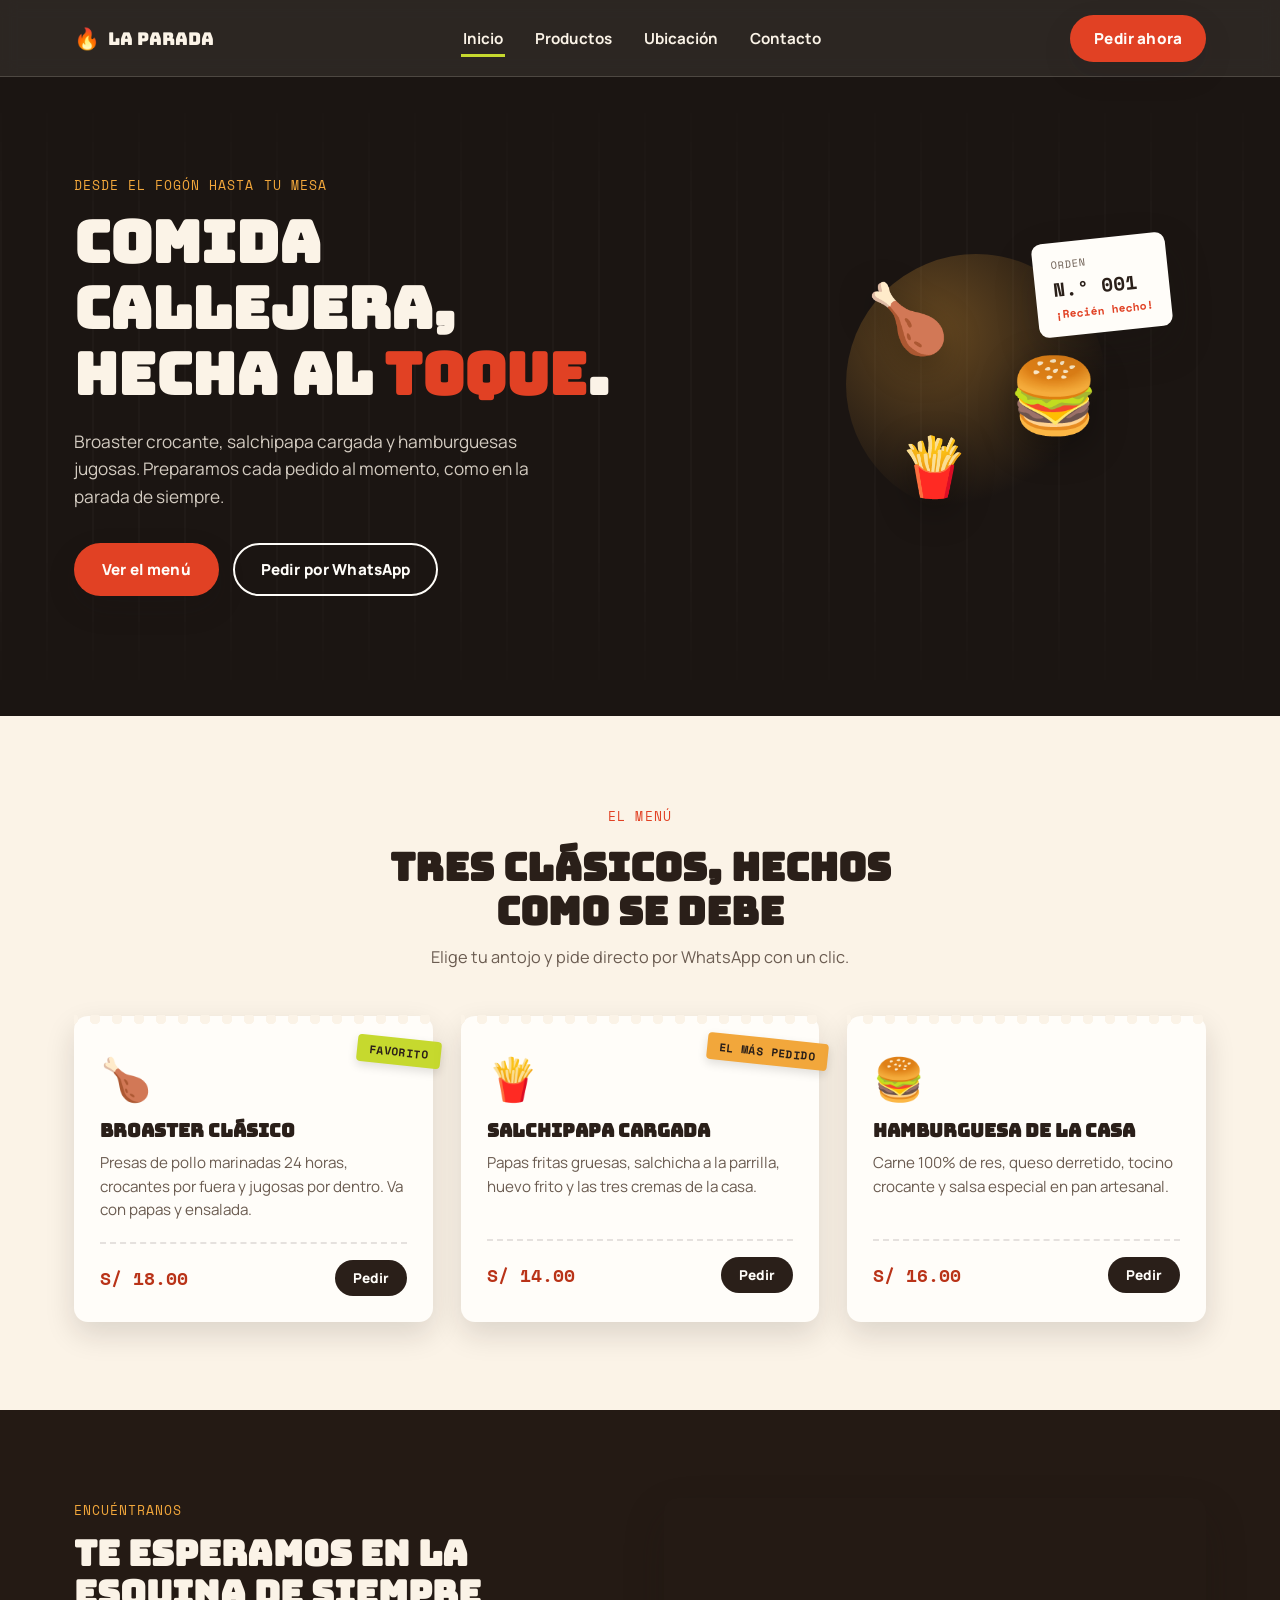
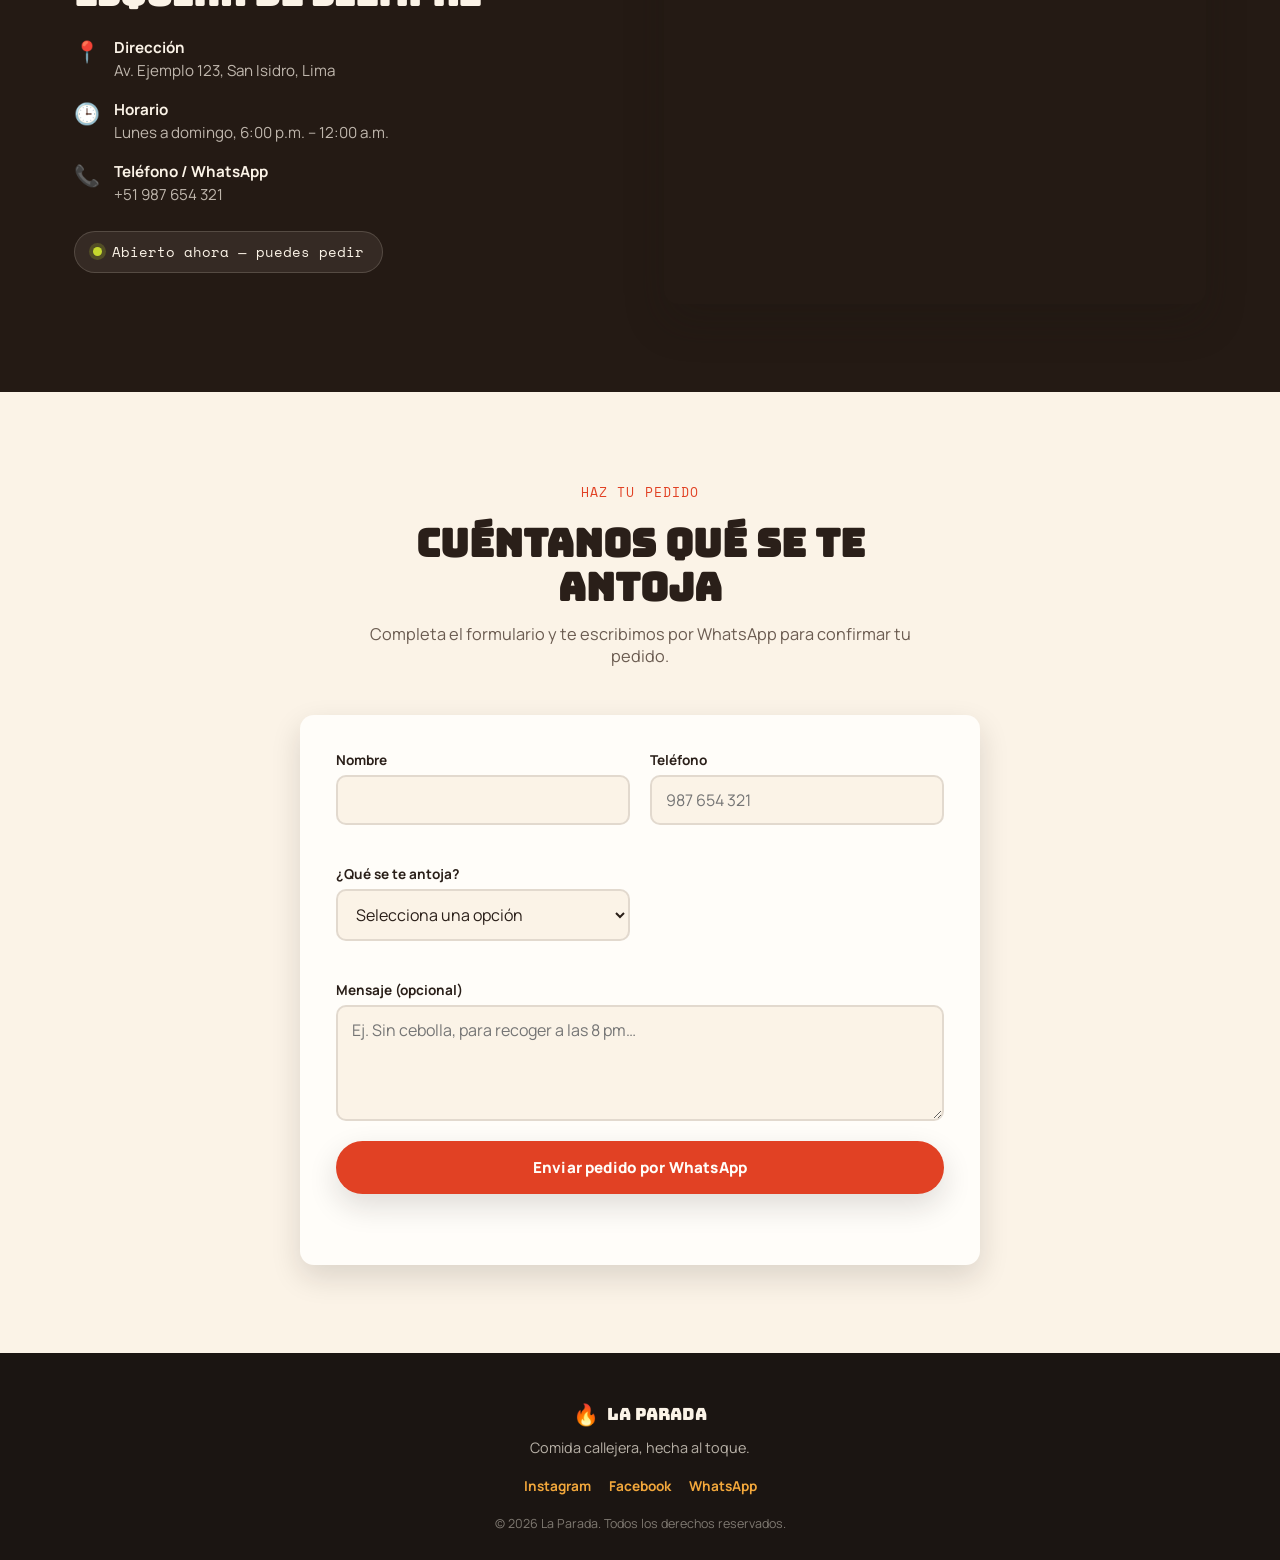
<file: index.html>
<!DOCTYPE html>
<html lang="es">
<head>
  <meta charset="UTF-8" />
  <meta name="viewport" content="width=device-width, initial-scale=1.0" />
  <title>La Parada — Broaster, Salchipapa &amp; Hamburguesas</title>
  <meta name="description" content="La Parada: comida callejera hecha al toque. Broaster, salchipapa y hamburguesas recién preparadas. Pide por WhatsApp o visítanos." />

  <!-- ==================== FUENTES (Google Fonts) ====================
       Bungee: titular tipo letrero de carrito de comida callejera
       Manrope: texto de lectura, limpio y legible
       Space Mono: precios y datos, estilo "ticket de orden"
  ================================================================== -->
  <link rel="preconnect" href="https://fonts.googleapis.com" />
  <link rel="preconnect" href="https://fonts.gstatic.com" crossorigin />
  <link href="https://fonts.googleapis.com/css2?family=Bungee&family=Manrope:wght@400;500;700;800&family=Space+Mono:wght@400;700&display=swap" rel="stylesheet" />

  <link rel="icon" href="data:image/svg+xml,<svg xmlns=%22http://www.w3.org/2000/svg%22 viewBox=%220 0 100 100%22><text y=%22.9em%22 font-size=%2290%22>🌭</text></svg>" />
  <link rel="stylesheet" href="style.css" />
</head>
<body>

  <!-- Enlace de salto para accesibilidad con teclado -->
  <a class="skip-link" href="#contenido">Saltar al contenido principal</a>

  <!-- ==================== HEADER / NAV ==================== -->
  <header class="site-header" id="site-header">
    <div class="wrap header-inner">
      <a href="#inicio" class="logo" aria-label="La Parada, inicio">
        <span class="logo-mark" aria-hidden="true">🔥</span>
        <span class="logo-text">La Parada</span>
      </a>

      <nav class="main-nav" aria-label="Navegación principal">
        <ul id="nav-list">
          <li><a href="#inicio" class="nav-link">Inicio</a></li>
          <li><a href="#productos" class="nav-link">Productos</a></li>
          <li><a href="#ubicacion" class="nav-link">Ubicación</a></li>
          <li><a href="#contacto" class="nav-link">Contacto</a></li>
        </ul>
      </nav>

      <a href="#contacto" class="btn btn-primary btn-header">Pedir ahora</a>

      <button class="nav-toggle" id="nav-toggle" aria-expanded="false" aria-controls="nav-list" aria-label="Abrir menú de navegación">
        <span></span><span></span><span></span>
      </button>
    </div>
  </header>

  <main id="contenido">

    <!-- ==================== HERO / INICIO ====================
         Fondo tipo parrilla + insignia de "ticket" flotante:
         el motivo de ticket de orden es la firma visual del sitio
         y se repite en Productos.
    ======================================================== -->
    <section id="inicio" class="hero">
      <div class="grill-lines" aria-hidden="true"></div>

      <div class="wrap hero-inner">
        <div class="hero-copy reveal">
          <span class="eyebrow">Desde el fogón hasta tu mesa</span>
          <h1 class="hero-title">
            Comida callejera,<br />
            hecha al <span class="highlight">toque</span>.
          </h1>
          <p class="hero-text">
            Broaster crocante, salchipapa cargada y hamburguesas jugosas.
            Preparamos cada pedido al momento, como en la parada de siempre.
          </p>
          <div class="hero-actions">
            <a href="#productos" class="btn btn-primary">Ver el menú</a>
            <a href="#" id="hero-whatsapp" class="btn btn-outline" target="_blank" rel="noopener">
              Pedir por WhatsApp
            </a>
          </div>
        </div>

        <div class="hero-visual reveal" aria-hidden="true">
          <div class="ticket-badge">
            <span class="ticket-badge-label">Orden</span>
            <span class="ticket-badge-number">N.º 001</span>
            <span class="ticket-badge-status">¡Recién hecho!</span>
          </div>
          <div class="food-cluster">
            <div class="food-emoji food-1">🍗</div>
            <div class="food-emoji food-2">🍟</div>
            <div class="food-emoji food-3">🍔</div>
          </div>
        </div>
      </div>
    </section>

    <!-- ==================== PRODUCTOS ====================
         Cada producto se muestra como un "ticket de orden":
         borde perforado arriba, línea punteada y precio en
         tipografía monoespaciada, como una boleta de cocina.
    ==================================================== -->
    <section id="productos" class="productos">
      <div class="wrap">
        <div class="section-head reveal">
          <span class="eyebrow eyebrow-dark">El menú</span>
          <h2>Tres clásicos, hechos como se debe</h2>
          <p>Elige tu antojo y pide directo por WhatsApp con un clic.</p>
        </div>

        <div class="ticket-grid">

          <!-- Ticket 1: Broaster -->
          <article class="ticket reveal">
            <div class="ticket-perf" aria-hidden="true"></div>
            <div class="ticket-stamp" aria-hidden="true">Favorito</div>
            <div class="ticket-icon" aria-hidden="true">🍗</div>
            <h3>Broaster Clásico</h3>
            <p class="ticket-desc">Presas de pollo marinadas 24 horas, crocantes por fuera y jugosas por dentro. Va con papas y ensalada.</p>
            <div class="ticket-divider" aria-hidden="true"></div>
            <div class="ticket-footer">
              <span class="ticket-price">S/ 18.00</span>
              <a href="#" class="ticket-order" data-producto="Broaster Clásico" data-precio="S/ 18.00">Pedir</a>
            </div>
          </article>

          <!-- Ticket 2: Salchipapa -->
          <article class="ticket reveal">
            <div class="ticket-perf" aria-hidden="true"></div>
            <div class="ticket-stamp ticket-stamp-alt" aria-hidden="true">El más pedido</div>
            <div class="ticket-icon" aria-hidden="true">🍟</div>
            <h3>Salchipapa Cargada</h3>
            <p class="ticket-desc">Papas fritas gruesas, salchicha a la parrilla, huevo frito y las tres cremas de la casa.</p>
            <div class="ticket-divider" aria-hidden="true"></div>
            <div class="ticket-footer">
              <span class="ticket-price">S/ 14.00</span>
              <a href="#" class="ticket-order" data-producto="Salchipapa Cargada" data-precio="S/ 14.00">Pedir</a>
            </div>
          </article>

          <!-- Ticket 3: Hamburguesa -->
          <article class="ticket reveal">
            <div class="ticket-perf" aria-hidden="true"></div>
            <div class="ticket-icon" aria-hidden="true">🍔</div>
            <h3>Hamburguesa de la Casa</h3>
            <p class="ticket-desc">Carne 100% de res, queso derretido, tocino crocante y salsa especial en pan artesanal.</p>
            <div class="ticket-divider" aria-hidden="true"></div>
            <div class="ticket-footer">
              <span class="ticket-price">S/ 16.00</span>
              <a href="#" class="ticket-order" data-producto="Hamburguesa de la Casa" data-precio="S/ 16.00">Pedir</a>
            </div>
          </article>

        </div>
      </div>
    </section>

    <!-- ==================== UBICACIÓN ==================== -->
    <section id="ubicacion" class="ubicacion">
      <div class="wrap ubicacion-inner">
        <div class="ubicacion-info reveal">
          <span class="eyebrow">Encuéntranos</span>
          <h2>Te esperamos en la esquina de siempre</h2>

          <ul class="info-list">
            <li>
              <span class="info-icon" aria-hidden="true">📍</span>
              <div>
                <strong>Dirección</strong>
                <p>Av. Ejemplo 123, San Isidro, Lima</p>
              </div>
            </li>
            <li>
              <span class="info-icon" aria-hidden="true">🕒</span>
              <div>
                <strong>Horario</strong>
                <p>Lunes a domingo, 6:00 p.m. – 12:00 a.m.</p>
              </div>
            </li>
            <li>
              <span class="info-icon" aria-hidden="true">📞</span>
              <div>
                <strong>Teléfono / WhatsApp</strong>
                <p>+51 987 654 321</p>
              </div>
            </li>
          </ul>

          <div id="status-badge" class="status-badge" role="status">
            <span class="status-dot" aria-hidden="true"></span>
            <span id="status-text">Consultando horario…</span>
          </div>
        </div>

        <div class="ubicacion-map reveal">
          <!--
            Reemplaza el "src" del iframe con el enlace de "insertar mapa"
            de Google Maps para la dirección real del negocio.
          -->
          <iframe
            title="Ubicación de La Parada en el mapa"
            src="https://www.google.com/maps?q=San+Isidro,Lima,Peru&output=embed"
            loading="lazy"
            referrerpolicy="no-referrer-when-downgrade">
          </iframe>
        </div>
      </div>
    </section>

    <!-- ==================== CONTACTO ==================== -->
    <section id="contacto" class="contacto">
      <div class="wrap">
        <div class="section-head reveal">
          <span class="eyebrow eyebrow-dark">Haz tu pedido</span>
          <h2>Cuéntanos qué se te antoja</h2>
          <p>Completa el formulario y te escribimos por WhatsApp para confirmar tu pedido.</p>
        </div>

        <form id="contact-form" class="contact-form reveal" novalidate>

          <div class="field">
            <label for="nombre">Nombre</label>
            <input type="text" id="nombre" name="nombre" autocomplete="name" required />
            <span class="field-error" id="error-nombre" role="alert"></span>
          </div>

          <div class="field">
            <label for="telefono">Teléfono</label>
            <input type="tel" id="telefono" name="telefono" autocomplete="tel" placeholder="987 654 321" required />
            <span class="field-error" id="error-telefono" role="alert"></span>
          </div>

          <div class="field">
            <label for="producto">¿Qué se te antoja?</label>
            <select id="producto" name="producto" required>
              <option value="">Selecciona una opción</option>
              <option value="Broaster Clásico">Broaster Clásico</option>
              <option value="Salchipapa Cargada">Salchipapa Cargada</option>
              <option value="Hamburguesa de la Casa">Hamburguesa de la Casa</option>
              <option value="Combo variado">Combo variado</option>
            </select>
            <span class="field-error" id="error-producto" role="alert"></span>
          </div>

          <div class="field field-full">
            <label for="mensaje">Mensaje (opcional)</label>
            <textarea id="mensaje" name="mensaje" rows="4" placeholder="Ej. Sin cebolla, para recoger a las 8 pm…"></textarea>
          </div>

          <div class="field field-full">
            <button type="submit" class="btn btn-primary btn-block">Enviar pedido por WhatsApp</button>
            <p id="form-success" class="form-success" role="status"></p>
          </div>

        </form>
      </div>
    </section>

  </main>

  <!-- ==================== FOOTER ==================== -->
  <footer class="site-footer">
    <div class="wrap footer-inner">
      <div class="footer-brand">
        <span class="logo-mark" aria-hidden="true">🔥</span>
        <span class="logo-text">La Parada</span>
      </div>
      <p class="footer-tagline">Comida callejera, hecha al toque.</p>
      <div class="footer-social">
        <a href="#" aria-label="Instagram de La Parada">Instagram</a>
        <a href="#" aria-label="Facebook de La Parada">Facebook</a>
        <a href="#" id="footer-whatsapp" aria-label="WhatsApp de La Parada" target="_blank" rel="noopener">WhatsApp</a>
      </div>
      <p class="footer-copy">© <span id="year"></span> La Parada. Todos los derechos reservados.</p>
    </div>
  </footer>

  <script src="script.js"></script>
</body>
</html>
</file>
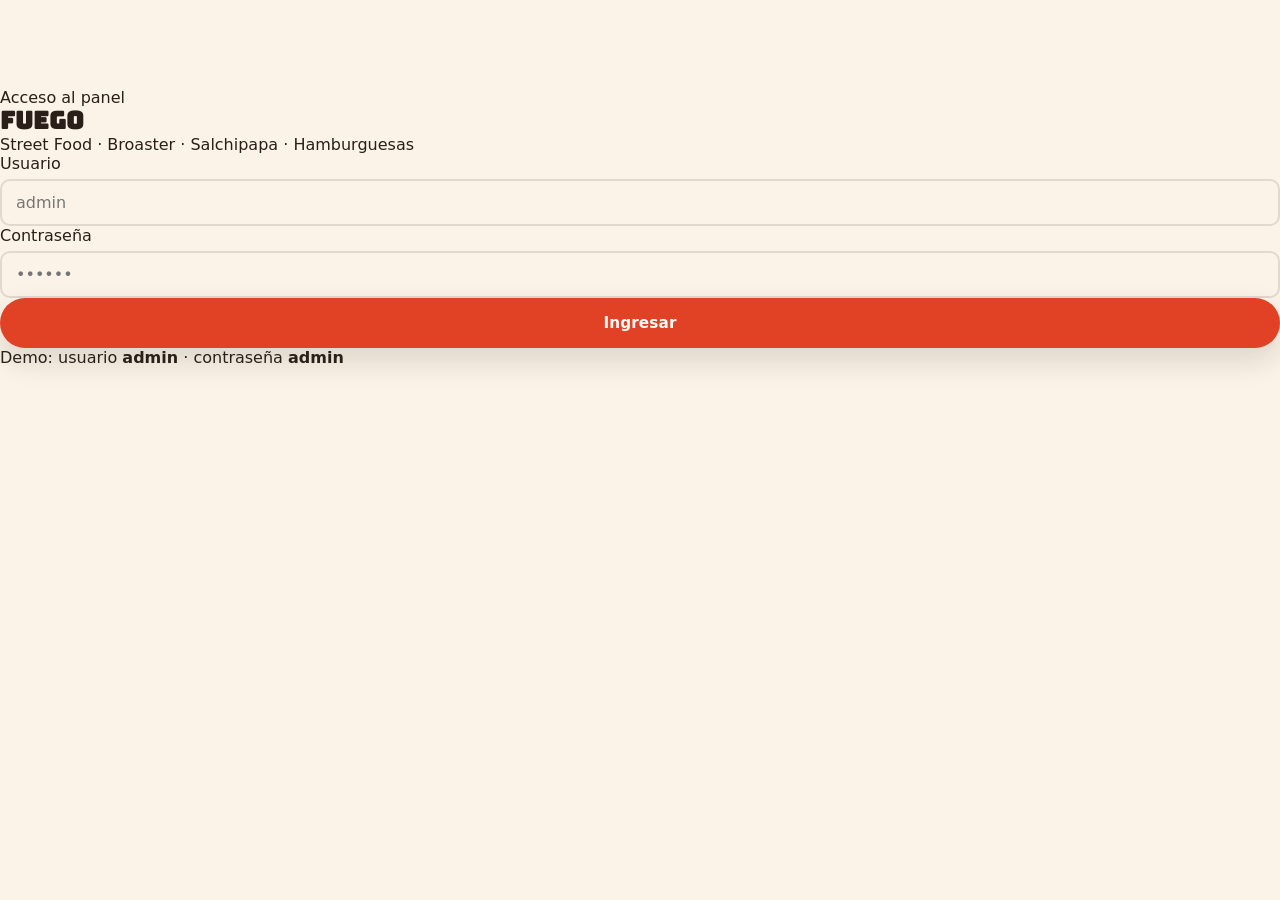
<file: index (3).html>
<!DOCTYPE html>
<html lang="es">
<head>
  <meta charset="UTF-8" />
  <meta name="viewport" content="width=device-width, initial-scale=1.0" />
  <title>Fuego Street Food | Broaster, Salchipapa & Hamburguesas</title>
  <meta name="description" content="Comida rápida callejera: broaster crocante, salchipapas cargadas y hamburguesas ahumadas. Pide, recoge, disfruta." />

  <!-- ===== Tipografías: Bungee (display, look de letrero de neón) + Work Sans (texto) ===== -->
  <link rel="preconnect" href="https://fonts.googleapis.com" />
  <link rel="preconnect" href="https://fonts.gstatic.com" crossorigin />
  <link href="https://fonts.googleapis.com/css2?family=Bungee&family=Work+Sans:wght@400;500;600;700&display=swap" rel="stylesheet" />

  <link rel="stylesheet" href="style.css" />
</head>
<body>

  <!-- =========================================================
       PANTALLA DE LOGIN (bloquea el sitio hasta iniciar sesión)
       Usuario: admin  |  Contraseña: admin
  ========================================================= -->
  <section id="login-screen" class="login-screen">
    <div class="login-card">
      <p class="login-eyebrow">Acceso al panel</p>
      <h1 class="neon-sign" data-text="FUEGO">FUEGO</h1>
      <p class="login-sub">Street Food · Broaster · Salchipapa · Hamburguesas</p>

      <form id="login-form" class="login-form" novalidate>
        <label class="field">
          <span>Usuario</span>
          <input type="text" id="username" name="username" autocomplete="username" placeholder="admin" required />
        </label>

        <label class="field">
          <span>Contraseña</span>
          <input type="password" id="password" name="password" autocomplete="current-password" placeholder="••••••" required />
        </label>

        <button type="submit" class="btn btn-primary btn-block">Ingresar</button>
        <p id="login-error" class="login-error" role="alert" aria-live="assertive"></p>
        <p class="login-hint">Demo: usuario <strong>admin</strong> · contraseña <strong>admin</strong></p>
      </form>
    </div>
  </section>

  <!-- =========================================================
       SITIO PRINCIPAL (oculto hasta iniciar sesión)
  ========================================================= -->
  <div id="main-site" class="main-site" hidden>

    <!-- ===== HEADER / NAV ===== -->
    <header class="site-header">
      <div class="container nav-wrap">
        <a href="#inicio" class="logo">FUEGO<span>.</span></a>

        <nav class="nav" id="nav-menu">
          <a href="#inicio">Inicio</a>
          <a href="#productos">Productos</a>
          <a href="#ubicacion">Ubicación</a>
          <a href="#contacto">Contacto</a>
        </nav>

        <div class="nav-actions">
          <button id="logout-btn" class="btn btn-ghost btn-sm">Cerrar sesión</button>
          <button id="nav-toggle" class="nav-toggle" aria-label="Abrir menú" aria-expanded="false" aria-controls="nav-menu">
            <span></span><span></span><span></span>
          </button>
        </div>
      </div>
    </header>

    <main>
      <!-- ===== INICIO / HERO ===== -->
      <section id="inicio" class="hero">
        <div class="container hero-grid">
          <div class="hero-copy">
            <p class="eyebrow">Directo del fogón a tu mesa</p>
            <h1 class="hero-title">
              Crocante. Cargado.<br />
              <span class="neon-sign" data-text="AL FUEGO.">AL FUEGO.</span>
            </h1>
            <p class="hero-text">
              Broaster dorado, salchipapas hasta el tope y hamburguesas ahumadas a la parrilla.
              Comida callejera hecha como se debe: rápida, honesta y con sazón de barrio.
            </p>
            <div class="hero-actions">
              <a href="#productos" class="btn btn-primary">Ver el menú</a>
              <a href="#ubicacion" class="btn btn-outline">Cómo llegar</a>
            </div>

            <ul class="hero-stats">
              <li><strong>+8 años</strong><span>en la esquina de siempre</span></li>
              <li><strong>15 min</strong><span>promedio de espera</span></li>
              <li><strong>100%</strong><span>aceite renovado a diario</span></li>
            </ul>
          </div>

          <div class="hero-visual" aria-hidden="true">
            <div class="ticket-stack">
              <div class="ticket-badge">ORDEN #042</div>
              <div class="grill-plate">
                <span class="emoji">🍗</span>
                <span class="emoji">🍟</span>
                <span class="emoji">🍔</span>
              </div>
              <div class="ticket-badge ticket-badge--alt">¡LISTO PARA LLEVAR!</div>
            </div>
          </div>
        </div>
      </section>

      <!-- ===== PRODUCTOS ===== -->
      <section id="productos" class="productos">
        <div class="container">
          <p class="eyebrow eyebrow--center">El menú</p>
          <h2 class="section-title">Pide por su nombre, no por número</h2>

          <div class="menu-grid">

            <!-- Tarjeta de producto (repetir este bloque por cada ítem) -->
            <article class="menu-card">
              <div class="menu-card-top">
                <span class="menu-emoji">🍗</span>
                <span class="menu-tag">Más pedido</span>
              </div>
              <h3>Broaster Clásico</h3>
              <p>Presas crocantes marinadas 24h, papas rústicas y ensalada fresca.</p>
              <div class="menu-price-row">
                <span class="menu-price">S/ 19.90</span>
                <span class="menu-ticket">#01</span>
              </div>
            </article>

            <article class="menu-card">
              <div class="menu-card-top">
                <span class="menu-emoji">🍟</span>
                <span class="menu-tag">Para compartir</span>
              </div>
              <h3>Salchipapa Cargada</h3>
              <p>Papas fritas, salchicha a la plancha, huevo, queso fundido y salsas de la casa.</p>
              <div class="menu-price-row">
                <span class="menu-price">S/ 15.50</span>
                <span class="menu-ticket">#02</span>
              </div>
            </article>

            <article class="menu-card">
              <div class="menu-card-top">
                <span class="menu-emoji">🍔</span>
                <span class="menu-tag">Ahumada</span>
              </div>
              <h3>Hamburguesa de la Casa</h3>
              <p>Carne 150g a la parrilla, queso cheddar, tocino y cebolla caramelizada.</p>
              <div class="menu-price-row">
                <span class="menu-price">S/ 17.90</span>
                <span class="menu-ticket">#03</span>
              </div>
            </article>

            <article class="menu-card">
              <div class="menu-card-top">
                <span class="menu-emoji">🌶️</span>
                <span class="menu-tag">Picante</span>
              </div>
              <h3>Broaster Picante</h3>
              <p>Nuestra receta clásica bañada en salsa buffalo casera, nivel a elegir.</p>
              <div class="menu-price-row">
                <span class="menu-price">S/ 21.90</span>
                <span class="menu-ticket">#04</span>
              </div>
            </article>

            <article class="menu-card">
              <div class="menu-card-top">
                <span class="menu-emoji">🧀</span>
                <span class="menu-tag">Extra queso</span>
              </div>
              <h3>Salchipapa Broaster</h3>
              <p>La combinación completa: trozos de broaster sobre papas y queso derretido.</p>
              <div class="menu-price-row">
                <span class="menu-price">S/ 23.90</span>
                <span class="menu-ticket">#05</span>
              </div>
            </article>

            <article class="menu-card">
              <div class="menu-card-top">
                <span class="menu-emoji">🥤</span>
                <span class="menu-tag">Combo</span>
              </div>
              <h3>Combo Fuego</h3>
              <p>Cualquier plato principal + bebida de 500ml a elección.</p>
              <div class="menu-price-row">
                <span class="menu-price">S/ +5.00</span>
                <span class="menu-ticket">#06</span>
              </div>
            </article>

          </div>
        </div>
      </section>

      <!-- ===== UBICACIÓN ===== -->
      <section id="ubicacion" class="ubicacion">
        <div class="container ubicacion-grid">
          <div class="ubicacion-info">
            <p class="eyebrow">Encuéntranos</p>
            <h2 class="section-title">Un carrito, una esquina, un sabor</h2>

            <ul class="info-list">
              <li>
                <strong>Dirección</strong>
                <span>Av. Los Sabores 245, San Isidro, Lima</span>
              </li>
              <li>
                <strong>Horario</strong>
                <span>Lunes a domingo · 5:00 pm – 12:30 am</span>
              </li>
              <li>
                <strong>Teléfono / WhatsApp</strong>
                <span>+51 987 654 321</span>
              </li>
            </ul>

            <a href="https://www.google.com/maps" target="_blank" rel="noopener" class="btn btn-outline">Abrir en Google Maps</a>
          </div>

          <div class="ubicacion-map" role="img" aria-label="Mapa referencial de la ubicación del local">
            <iframe
              title="Ubicación Fuego Street Food"
              src="https://www.google.com/maps?q=San%20Isidro%2C%20Lima&output=embed"
              loading="lazy"
              referrerpolicy="no-referrer-when-downgrade">
            </iframe>
          </div>
        </div>
      </section>

      <!-- ===== CONTACTO ===== -->
      <section id="contacto" class="contacto">
        <div class="container contacto-grid">
          <div>
            <p class="eyebrow">Escríbenos</p>
            <h2 class="section-title">¿Pedido grande o evento? Coordinemos</h2>
            <p class="hero-text">
              Cuéntanos qué necesitas y te respondemos el mismo día. También atendemos catering para reuniones y cumpleaños.
            </p>
          </div>

          <form id="contact-form" class="contact-form" novalidate>
            <label class="field">
              <span>Nombre</span>
              <input type="text" id="contact-name" name="name" placeholder="Tu nombre" required />
            </label>

            <label class="field">
              <span>Correo</span>
              <input type="email" id="contact-email" name="email" placeholder="tucorreo@ejemplo.com" required />
            </label>

            <label class="field">
              <span>Mensaje</span>
              <textarea id="contact-message" name="message" rows="4" placeholder="Cuéntanos tu pedido o consulta" required></textarea>
            </label>

            <button type="submit" class="btn btn-primary btn-block">Enviar mensaje</button>
            <p id="contact-success" class="contact-success" role="status" aria-live="polite"></p>
          </form>
        </div>
      </section>
    </main>

    <footer class="site-footer">
      <div class="container footer-grid">
        <span class="logo">FUEGO<span>.</span></span>
        <p>© 2026 Fuego Street Food. Todos los derechos reservados.</p>
      </div>
    </footer>
  </div>

  <script src="script.js"></script>
</body>
</html>
</file>
<file: style.css>
/* =====================================================================
   LA PARADA — Hoja de estilos
   Sistema de diseño:
     Color:  charcoal (fondo oscuro), crema (fondo claro), chile (acento
             primario), mostaza (acento secundario), lima (pop de detalle)
     Tipo:   Bungee (titulares tipo letrero), Manrope (texto), Space Mono
             (precios / datos, estilo ticket de cocina)
     Firma:  tarjetas de producto con textura de "ticket de orden"
   ===================================================================== */

/* ---------- 1. TOKENS ---------- */
:root {
  --charcoal: #1B1512;
  --charcoal-2: #241A14;
  --cream: #FBF3E7;
  --paper: #FFFDF9;
  --chili: #E14124;
  --chili-dark: #B93318;
  --mustard: #F2A73B;
  --lime: #C6D92E;
  --ink: #2A1F19;
  --ink-soft: #6B5C51;
  --line: rgba(42, 31, 25, 0.12);
  --line-dark: rgba(251, 243, 231, 0.16);

  --font-display: "Bungee", system-ui, sans-serif;
  --font-body: "Manrope", system-ui, sans-serif;
  --font-mono: "Space Mono", ui-monospace, monospace;

  --radius: 14px;
  --shadow-soft: 0 12px 30px rgba(27, 21, 18, 0.14);
  --shadow-lift: 0 18px 40px rgba(27, 21, 18, 0.22);

  --header-h: 76px;
}

/* ---------- 2. RESET ---------- */
*, *::before, *::after { box-sizing: border-box; }
html { scroll-behavior: smooth; scroll-padding-top: var(--header-h); }
body {
  margin: 0;
  font-family: var(--font-body);
  color: var(--ink);
  background: var(--cream);
  -webkit-font-smoothing: antialiased;
}
img { max-width: 100%; display: block; }
ul { list-style: none; margin: 0; padding: 0; }
a { color: inherit; text-decoration: none; }
h1, h2, h3 { font-family: var(--font-display); line-height: 1.15; margin: 0; }
p { margin: 0; }
button, input, select, textarea { font: inherit; color: inherit; }

.wrap { max-width: 1180px; margin: 0 auto; padding: 0 24px; }

/* Foco visible accesible en toda la página */
a:focus-visible, button:focus-visible, input:focus-visible,
select:focus-visible, textarea:focus-visible {
  outline: 3px solid var(--lime);
  outline-offset: 3px;
  border-radius: 4px;
}

.skip-link {
  position: absolute;
  left: -999px;
  top: 0;
  background: var(--lime);
  color: var(--ink);
  padding: 12px 18px;
  z-index: 1000;
  font-weight: 700;
}
.skip-link:focus {
  left: 12px;
  top: 12px;
}

/* ---------- 3. BOTONES ---------- */
.btn {
  display: inline-flex;
  align-items: center;
  justify-content: center;
  gap: 8px;
  padding: 14px 26px;
  border-radius: 100px;
  font-weight: 800;
  font-size: 0.95rem;
  letter-spacing: 0.01em;
  border: 2px solid transparent;
  cursor: pointer;
  transition: transform 0.18s ease, box-shadow 0.18s ease, background 0.18s ease;
}
.btn-primary {
  background: var(--chili);
  color: var(--paper);
  box-shadow: var(--shadow-soft);
}
.btn-primary:hover { background: var(--chili-dark); transform: translateY(-2px); }
.btn-outline {
  background: transparent;
  border-color: var(--paper);
  color: var(--paper);
}
.btn-outline:hover { background: rgba(255,255,255,0.1); transform: translateY(-2px); }
.btn-block { width: 100%; }

/* ---------- 4. HEADER ---------- */
.site-header {
  position: sticky;
  top: 0;
  z-index: 100;
  background: rgba(27, 21, 18, 0.92);
  backdrop-filter: blur(8px);
  border-bottom: 1px solid var(--line-dark);
  transition: padding 0.2s ease;
}
.header-inner {
  height: var(--header-h);
  display: flex;
  align-items: center;
  justify-content: space-between;
  gap: 20px;
}
.logo {
  display: flex;
  align-items: center;
  gap: 8px;
  font-family: var(--font-display);
  color: var(--cream);
  font-size: 1.1rem;
}
.logo-mark { font-size: 1.3rem; }

.main-nav ul { display: flex; gap: 28px; }
.nav-link {
  color: var(--cream);
  font-weight: 700;
  font-size: 0.95rem;
  position: relative;
  padding: 6px 2px;
}
.nav-link::after {
  content: "";
  position: absolute;
  left: 0; right: 0; bottom: -2px;
  height: 3px;
  background: var(--lime);
  transform: scaleX(0);
  transform-origin: left;
  transition: transform 0.2s ease;
}
.nav-link:hover::after,
.nav-link.active::after { transform: scaleX(1); }

.btn-header { padding: 11px 22px; }

.nav-toggle {
  display: none;
  flex-direction: column;
  justify-content: center;
  gap: 5px;
  width: 40px;
  height: 40px;
  background: transparent;
  border: none;
  cursor: pointer;
}
.nav-toggle span {
  display: block;
  height: 2px;
  background: var(--cream);
  border-radius: 2px;
  transition: transform 0.25s ease, opacity 0.25s ease;
}

/* ---------- 5. HERO ---------- */
.hero {
  position: relative;
  background: var(--charcoal);
  color: var(--cream);
  overflow: hidden;
  padding: 96px 0 120px;
}
.grill-lines {
  position: absolute;
  inset: 0;
  opacity: 0.5;
  background:
    repeating-linear-gradient(90deg, rgba(255,255,255,0.045) 0 2px, transparent 2px 46px);
  mask-image: linear-gradient(to bottom, transparent, black 25%, black 75%, transparent);
}
.hero-inner {
  position: relative;
  display: grid;
  grid-template-columns: 1.15fr 0.85fr;
  align-items: center;
  gap: 48px;
}
.eyebrow {
  display: inline-block;
  font-family: var(--font-mono);
  font-size: 0.8rem;
  letter-spacing: 0.08em;
  text-transform: uppercase;
  color: var(--mustard);
  margin-bottom: 14px;
}
.eyebrow-dark { color: var(--chili); }

.hero-title {
  font-size: clamp(2.4rem, 5vw, 3.6rem);
  margin-bottom: 20px;
}
.hero-title .highlight { color: var(--chili); }

.hero-text {
  font-size: 1.08rem;
  color: rgba(251, 243, 231, 0.82);
  max-width: 46ch;
  margin-bottom: 32px;
  line-height: 1.6;
}
.hero-actions { display: flex; gap: 14px; flex-wrap: wrap; }

.hero-visual { position: relative; display: flex; justify-content: center; align-items: center; min-height: 280px; }

.ticket-badge {
  position: absolute;
  top: -6px;
  right: 8%;
  background: var(--paper);
  color: var(--ink);
  border-radius: 10px;
  padding: 14px 18px;
  box-shadow: var(--shadow-lift);
  transform: rotate(-6deg);
  display: flex;
  flex-direction: column;
  gap: 2px;
  font-family: var(--font-mono);
  z-index: 2;
}
.ticket-badge-label { font-size: 0.65rem; letter-spacing: 0.1em; text-transform: uppercase; color: var(--ink-soft); }
.ticket-badge-number { font-size: 1.2rem; font-weight: 700; }
.ticket-badge-status { font-size: 0.7rem; color: var(--chili); font-weight: 700; }

.food-cluster {
  position: relative;
  width: 260px;
  height: 260px;
  border-radius: 50%;
  background: radial-gradient(circle at 35% 30%, rgba(242,167,59,0.35), transparent 70%);
}
.food-emoji {
  position: absolute;
  font-size: 4.2rem;
  filter: drop-shadow(0 10px 18px rgba(0,0,0,0.35));
}
.food-1 { top: 6%; left: 8%; }
.food-2 { bottom: 4%; left: 20%; font-size: 3.6rem; }
.food-3 { top: 34%; right: 2%; font-size: 4.6rem; }

/* ---------- 6. SECCIÓN GENÉRICA ---------- */
.section-head {
  max-width: 60ch;
  margin: 0 auto 48px;
  text-align: center;
}
.section-head h2 { font-size: clamp(1.7rem, 3.4vw, 2.4rem); margin: 6px 0 12px; }
.section-head p { color: var(--ink-soft); font-size: 1.02rem; }

section { padding: 88px 0; }

/* ---------- 7. PRODUCTOS — "tickets de orden" (elemento firma) ---------- */
.productos { background: var(--cream); }

.ticket-grid {
  display: grid;
  grid-template-columns: repeat(3, 1fr);
  gap: 28px;
}

.ticket {
  position: relative;
  background: var(--paper);
  border-radius: var(--radius);
  padding: 34px 26px 26px;
  box-shadow: var(--shadow-soft);
  transition: transform 0.22s ease, box-shadow 0.22s ease;
}
.ticket:hover { transform: translateY(-6px); box-shadow: var(--shadow-lift); }

/* Borde perforado tipo boleta de cocina */
.ticket-perf {
  position: absolute;
  top: -1px; left: 0; right: 0;
  height: 14px;
  background-image: radial-gradient(circle, var(--cream) 5px, transparent 5.5px);
  background-size: 22px 20px;
  background-position: 10px -6px;
  background-repeat: repeat-x;
}

.ticket-stamp {
  position: absolute;
  top: 22px;
  right: -8px;
  background: var(--lime);
  color: var(--ink);
  font-family: var(--font-mono);
  font-size: 0.7rem;
  font-weight: 700;
  text-transform: uppercase;
  letter-spacing: 0.04em;
  padding: 5px 12px;
  border-radius: 4px;
  transform: rotate(6deg);
  box-shadow: 0 4px 10px rgba(0,0,0,0.12);
}
.ticket-stamp-alt { background: var(--mustard); }

.ticket-icon { font-size: 2.6rem; margin-bottom: 14px; }
.ticket h3 { font-size: 1.15rem; margin-bottom: 10px; }
.ticket-desc { color: var(--ink-soft); font-size: 0.95rem; line-height: 1.55; min-height: 4.5em; }

.ticket-divider {
  border-top: 2px dashed var(--line);
  margin: 20px 0 16px;
}

.ticket-footer { display: flex; align-items: center; justify-content: space-between; gap: 12px; }
.ticket-price { font-family: var(--font-mono); font-weight: 700; font-size: 1.15rem; color: var(--chili-dark); }
.ticket-order {
  font-weight: 800;
  font-size: 0.85rem;
  background: var(--ink);
  color: var(--paper);
  padding: 9px 18px;
  border-radius: 100px;
  transition: background 0.18s ease;
}
.ticket-order:hover { background: var(--chili); }

/* ---------- 8. UBICACIÓN ---------- */
.ubicacion { background: var(--charcoal-2); color: var(--cream); }
.ubicacion-inner {
  display: grid;
  grid-template-columns: 1fr 1fr;
  gap: 48px;
  align-items: start;
}
.ubicacion h2 { font-size: clamp(1.6rem, 3vw, 2.2rem); margin-bottom: 22px; }

.info-list { display: flex; flex-direction: column; gap: 18px; margin-bottom: 26px; }
.info-list li { display: flex; gap: 14px; align-items: flex-start; }
.info-icon { font-size: 1.3rem; }
.info-list strong { display: block; font-size: 0.95rem; margin-bottom: 2px; }
.info-list p { color: rgba(251,243,231,0.72); font-size: 0.95rem; }

.status-badge {
  display: inline-flex;
  align-items: center;
  gap: 10px;
  background: rgba(251,243,231,0.08);
  border: 1px solid var(--line-dark);
  padding: 10px 18px;
  border-radius: 100px;
  font-family: var(--font-mono);
  font-size: 0.85rem;
}
.status-dot {
  width: 9px; height: 9px;
  border-radius: 50%;
  background: var(--ink-soft);
}
.status-badge.is-open .status-dot { background: var(--lime); box-shadow: 0 0 0 4px rgba(198,217,46,0.2); }
.status-badge.is-closed .status-dot { background: var(--chili); box-shadow: 0 0 0 4px rgba(225,65,36,0.2); }

.ubicacion-map {
  border-radius: var(--radius);
  overflow: hidden;
  box-shadow: var(--shadow-lift);
  aspect-ratio: 4 / 3;
}
.ubicacion-map iframe { width: 100%; height: 100%; border: 0; }

/* ---------- 9. CONTACTO ---------- */
.contacto { background: var(--cream); }
.contact-form {
  max-width: 680px;
  margin: 0 auto;
  background: var(--paper);
  border-radius: var(--radius);
  box-shadow: var(--shadow-soft);
  padding: 36px;
  display: grid;
  grid-template-columns: 1fr 1fr;
  gap: 20px;
}
.field { display: flex; flex-direction: column; gap: 6px; }
.field-full { grid-column: 1 / -1; }
.field label { font-size: 0.85rem; font-weight: 700; color: var(--ink); }
.field input, .field select, .field textarea {
  border: 2px solid var(--line);
  border-radius: 10px;
  padding: 12px 14px;
  background: var(--cream);
  transition: border-color 0.18s ease;
}
.field input:focus, .field select:focus, .field textarea:focus {
  border-color: var(--chili);
  outline: none;
}
.field textarea { resize: vertical; }
.field-error {
  min-height: 1.1em;
  font-size: 0.8rem;
  color: var(--chili-dark);
  font-weight: 700;
}
.form-success {
  margin-top: 12px;
  font-size: 0.9rem;
  font-weight: 700;
  color: #3d7a2a;
  min-height: 1.2em;
}

/* Estado de error de campo */
.field.has-error input,
.field.has-error select {
  border-color: var(--chili);
}

/* ---------- 10. FOOTER ---------- */
.site-footer { background: var(--charcoal); color: rgba(251,243,231,0.7); padding: 48px 0 28px; }
.footer-inner { text-align: center; display: flex; flex-direction: column; align-items: center; gap: 10px; }
.footer-brand { display: flex; align-items: center; gap: 8px; font-family: var(--font-display); color: var(--cream); font-size: 1.05rem; }
.footer-tagline { font-size: 0.9rem; }
.footer-social { display: flex; gap: 18px; margin: 10px 0; }
.footer-social a { font-weight: 700; font-size: 0.85rem; color: var(--mustard); }
.footer-social a:hover { color: var(--lime); }
.footer-copy { font-size: 0.78rem; color: rgba(251,243,231,0.45); }

/* ---------- 11. ANIMACIONES DE ENTRADA (scroll reveal) ---------- */
.reveal {
  opacity: 0;
  transform: translateY(22px);
  transition: opacity 0.6s ease, transform 0.6s ease;
}
.reveal.in-view { opacity: 1; transform: translateY(0); }

@media (prefers-reduced-motion: reduce) {
  html { scroll-behavior: auto; }
  .reveal { opacity: 1; transform: none; transition: none; }
  .btn, .ticket, .nav-link::after { transition: none; }
}

/* ---------- 12. RESPONSIVE ---------- */
@media (max-width: 960px) {
  .ticket-grid { grid-template-columns: 1fr 1fr; }
  .ubicacion-inner { grid-template-columns: 1fr; }
  .contact-form { grid-template-columns: 1fr; padding: 28px; }
}

@media (max-width: 760px) {
  :root { --header-h: 68px; }

  .main-nav { position: fixed; inset: 68px 0 auto 0; background: var(--charcoal); border-bottom: 1px solid var(--line-dark); padding: 10px 24px 20px; transform: translateY(-120%); transition: transform 0.25s ease; }
  .main-nav.is-open { transform: translateY(0); }
  .main-nav ul { flex-direction: column; gap: 4px; }
  .nav-link { display: block; padding: 12px 4px; border-bottom: 1px solid var(--line-dark); }

  .btn-header { display: none; }
  .nav-toggle { display: flex; }
  .nav-toggle.is-open span:nth-child(1) { transform: translateY(7px) rotate(45deg); }
  .nav-toggle.is-open span:nth-child(2) { opacity: 0; }
  .nav-toggle.is-open span:nth-child(3) { transform: translateY(-7px) rotate(-45deg); }

  .hero-inner { grid-template-columns: 1fr; text-align: left; }
  .hero-visual { min-height: 220px; margin-top: 20px; }
  .ticket-badge { right: 50%; transform: translateX(50%) rotate(-4deg); top: -18px; }

  .ticket-grid { grid-template-columns: 1fr; }
  section { padding: 64px 0; }
}
</file>
